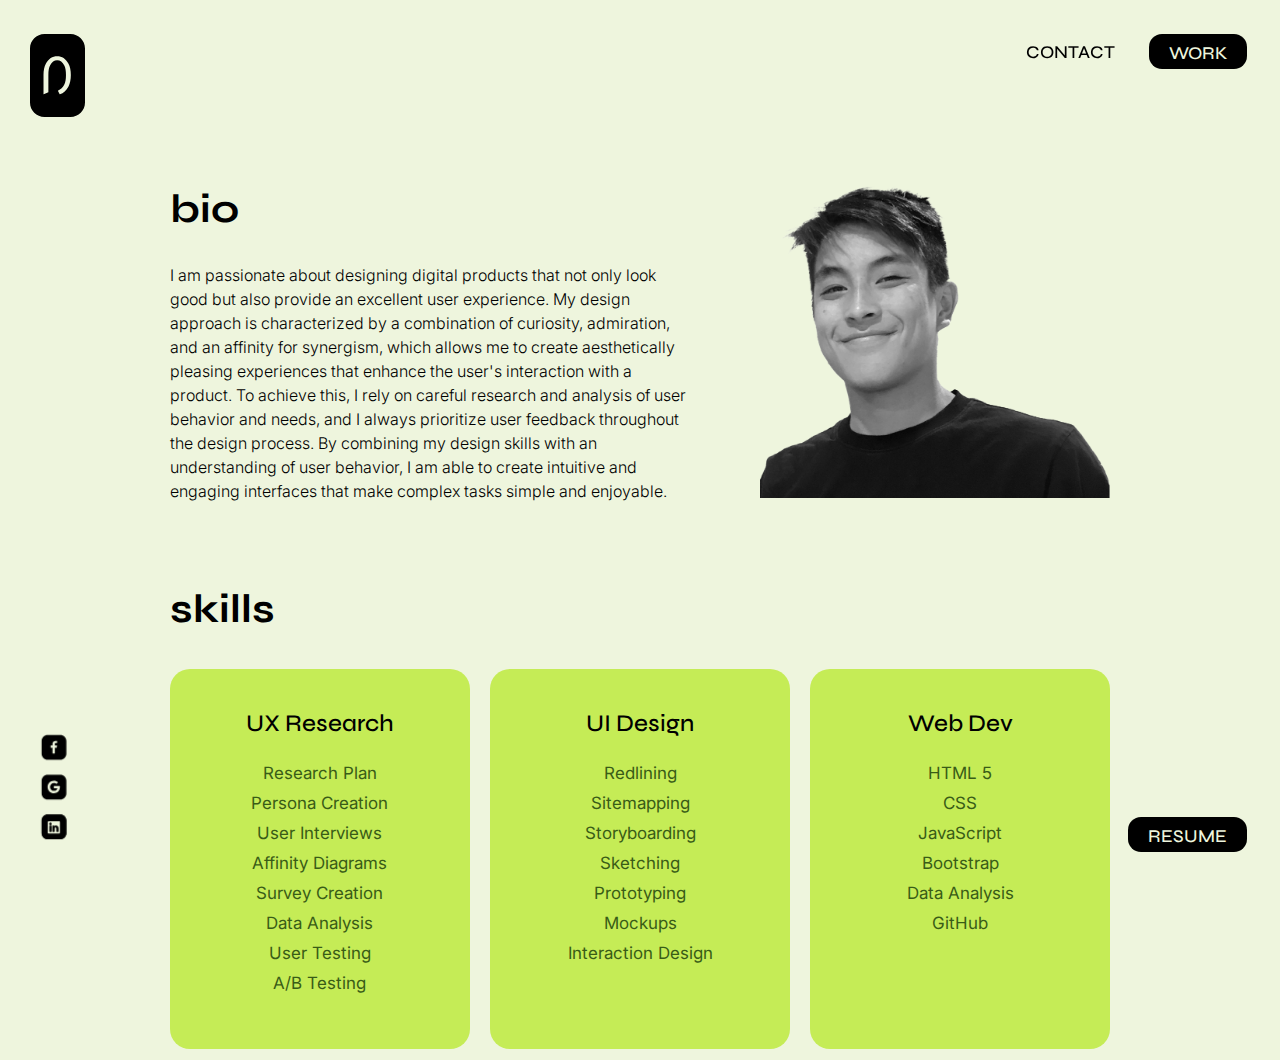
<file: about.html>
<!DOCTYPE html>
<html>
<head>
    <title>About</title>
    <link rel="stylesheet" href="css/style_2.css">
    <a href="index.html"></a>
</head>
<body>  
    <header>
        <div>
            <img href="about.html" src="images/portfolio_logo.svg" alt="Nick Ly logo" class="logo">
        </div>
        <div>
            <img src="images/socials.2.svg" alt="socials" class="socials">
        </div>
        <div> 
            <button class="resume">RESUME</button>
        </div>
        <nav>
            <ul class="nav_links">
                <li><a href="#" class="contact-btn">CONTACT</a></li>
            </ul>
            <a href="index.html#work" id="#work" class="work-btn">WORK</a>
        </nav>
    </header>  

    <div class="hero-container">
        <div class="text">
            <h1>bio</h1>
            <p class="paragraph">
                I am passionate about designing digital products that not only look good 
                but also provide an excellent user experience. My design approach is 
                characterized by a combination of curiosity, admiration, and an affinity 
                for synergism, which allows me to create aesthetically pleasing experiences 
                that enhance the user's interaction with a product. To achieve this, I rely 
                on careful research and analysis of user behavior and needs, and I always 
                prioritize user feedback throughout the design process. By combining my 
                design skills with an understanding of user behavior, I am able to create 
                intuitive and engaging interfaces that make complex tasks simple and enjoyable.
            </p>
            <h1 class="section-title">skills</h1>
        </div>
        <div class="image">
            <img src="images/Profile_Headshot.png" alt="Nick's Headshot" class="hero-image"> 
        </div>
    </div>

    <div class="contain">
        <div class="column">
            <h2>UX Research</h2>
            <ul class="list">
                <li>Research Plan</li>
                <li>Persona Creation</li>
                <li>User Interviews</li>
                <li>Affinity Diagrams</li>
                <li>Survey Creation</li>
                <li>Data Analysis</li>
                <li>User Testing</li>
                <li>A/B Testing</li>
            </ul>
        </div>
        <div class="column">
            <h2>UI Design</h2>
            <ul class="list">
                <li>Redlining</li>
                <li>Sitemapping</li>
                <li>Storyboarding</li>
                <li>Sketching</li>
                <li>Prototyping</li>
                <li>Mockups</li>
                <li>Interaction Design</li>
            </ul>
        </div>
        <div class="column">
            <h2>Web Dev</h2>
            <ul class="list">
                <li>HTML 5</li>
                <li>CSS</li>
                <li>JavaScript</li>
                <li>Bootstrap</li>
                <li>Data Analysis</li>
                <li>GitHub</li>
            </ul>
        </div>
    </div>

</body> 
</html>
</file>
<file: css/style_2.css>
/* Importing fonts */
@import url('https://fonts.googleapis.com/css2?family=Inter:wght@300;400;500;600&display=swap');
@import url('https://fonts.googleapis.com/css2?family=Inter:wght@300;400;500;600&family=Syne:wght@400;500;600;700;800&display=swap');


/* Resetting default styles */
* {
    box-sizing: border-box;
    margin:0;
    padding: 0;
    background-color: rgb(238, 245, 221);
    font-family: "Inter", Arial, Helvetica, sans-serif;
}

html {
    scroll-behavior: smooth;
}

/* Nav positions */
.logo {
    padding: 10px 0px 0px 15px;
    width: 70px;
    top: 24px;
    left: 15px;
    position: fixed;
    z-index: 10;
    background: none;
}

.work-btn {
    top: 26px;
    right: 25px;
    position: fixed;
    z-index: 10; 
}

.contact-btn {
    top: 36px;
    right: 160px;
    position: fixed;
    z-index: 10;  
    background: none;
}

.resume {
    bottom: 40px;
    right: 25px;
    position: fixed;
    z-index: 10;
    background: none;
}

.socials {
    bottom: 40px;
    left: 35px;
    position: fixed;
    z-index: 10;
    scale: 100%;
    scale: 75%;
    background: none;
}

/* Navigation styles */
li, a, button {
    font-family: Syne, Arial, Helvetica, sans-serif;
    font-weight: 500;
    font-style: normal;
    font-size: 18px;
    color: black;
    text-decoration: none;
    padding: 5px;
    justify-content: right;
}

.nav_links {
    list-style: none;
}

.nav_links li {
    display:inline-block; 
    padding: 8px 10px 50px;
}

.nav_links li a {
    transition: all .3s ease 0s;
}

.nav_links li a:hover {
    color: #6db427
}

/* Call-to-action button */

.work-btn, .resume, button {
    padding: 8px 20px 10px 20px;
    margin: 8px;
    background-color: rgb(0, 0, 0);
    color: rgb(238, 245, 221);
    border: none;
    border-radius: 13px; 
    cursor: pointer;
    transition: all .1s ease 0s;
    justify-items: 30px;
    height: 35px;
}

button:hover, .work-btn:hover {
    border-radius: 9px;
    border-color: black;
    border-width: 1px;
    border-style: solid;
    background-color:transparent;
    color: black;
}

/* Hero */

.text {
  display: flex; 
  flex-direction: column;
  gap: 30px;
}

h1 {
    font-family: Syne, Arial, Arial, Helvetica, sans-serif;
    font-size: 40px;
}

.paragraph {
    font-weight: 300;
    line-height: 24px;
    width: 520px;
}

.hero-image {
    width: 350px;
    height: auto;
    margin-left: 20px;
}

.hero-container {
    margin: 4% 6% 0% 6%;
    display: flex;
    grid-gap: 80px 50px;
    justify-content: center;
    padding: 50px 50px 0 50px;
}

/* Skills */

.contain {
    display: flex;
    justify-content: center;
    margin: 0 10% 0% 10%
  }
  
  .column {
    flex-basis: 33.33%;
    padding: 10px;
    box-sizing: border-box;
    text-align: center;
    margin: 1%;
    min-width: 300px;
    max-width: 275px;
    height: 380px;
  }
  
  .column {
    background-color: #d1dfc4;
    background:#C5EC56 ;
    border-radius: 20px;
  }

  li, h2, .list {
    list-style: none;
    background-color: none;
    background: none;
  } 

  .section-title {
    margin-top: 10%;
    margin-bottom: 5%;
  }

  h2 {
    font-family: Syne, Arial, Helvetica, sans-serif;
    font-weight: 500;
    margin-top: 30px;
  }

  .list {
    margin-top: 20px;
  }
  
  li {
    font-family: Inter, Arial, Helvetica, sans-serif;
    font-weight: 400;
    font-size: 17px;
    color: #395c17;
  }

  @media screen and (max-width: 1200px) {
    /* nav */

    .work-btn, .resume, .contact-btn {
        scale: 80%;
    }

    .logo, .socials {
        scale: 77%;
    }

    .contact-btn {
        top: 36px;
        right: 135px;
        position: fixed;
        z-index: 10;  
        background: none;
    }


    /* body */

    .hero-container {
        display: flex;
        flex-direction: column-reverse;
        grid-gap: 0;
        align-items: center; 
        margin-top: 210px;   
    }

    .hero-image {
        width: 230px;
        height: auto;
        margin-left: -70px;
        top: 150px;
        position: absolute;
    }

    .paragraph {
        font-weight: 300;
        line-height: 24px;
        width: 360px;
        font-size: 14px;
    }

    .contain {
        display: flex;
        flex-direction: column;
        align-items: center;
        justify-content: center;
        margin-bottom: 200px; 
    }

    .column {
        flex-basis: 33.33%;
        padding: 15px;
        padding-bottom: 50px;
        box-sizing: border-box;
        text-align: center;
        margin: 1.5%;
        min-width: 360px;
        height: 380px;
    } 
}
</file>
